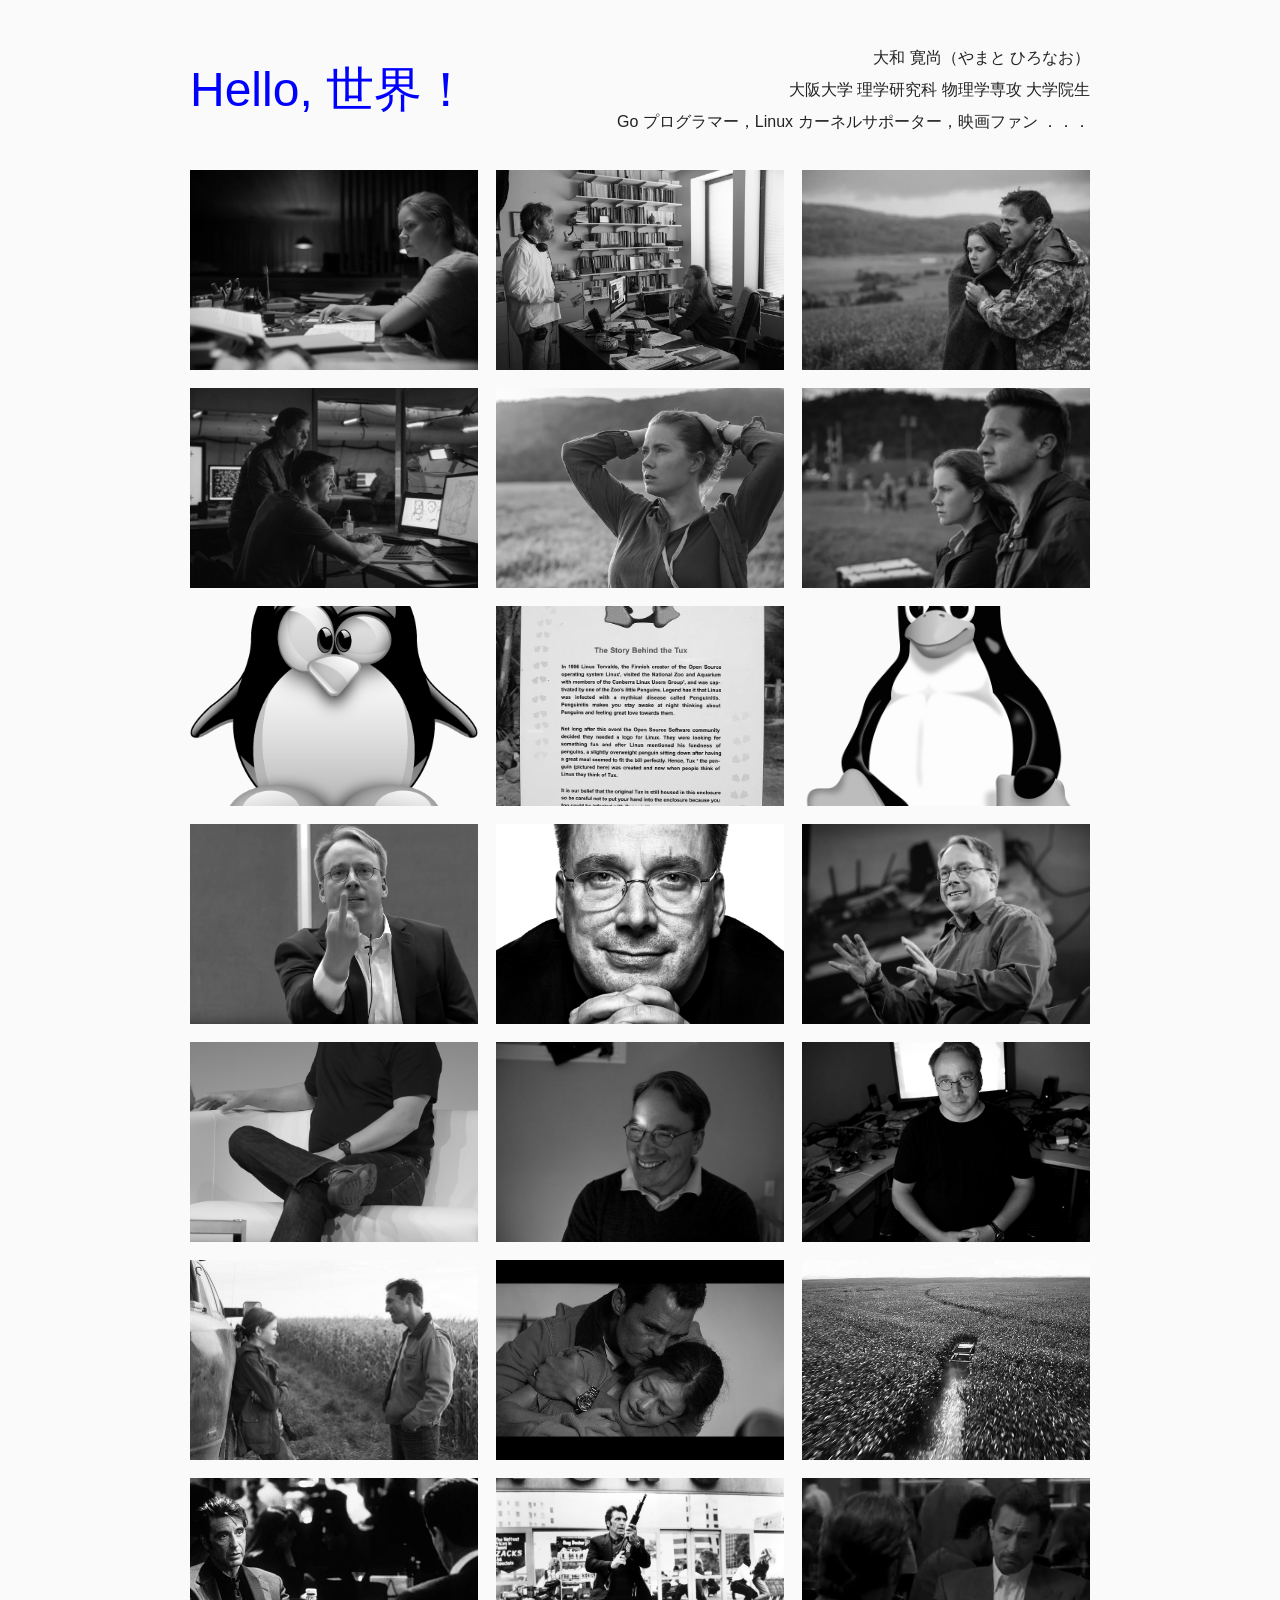
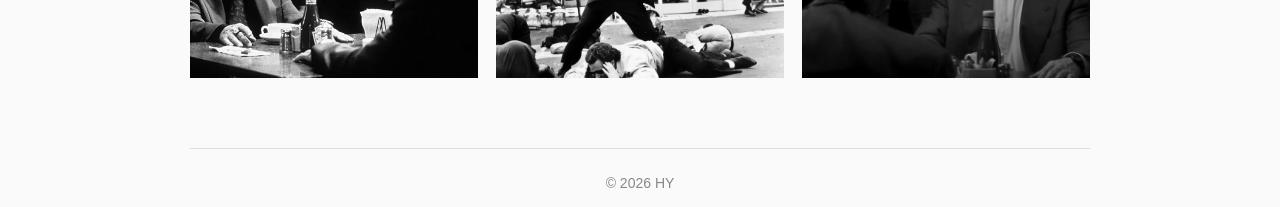
<file: index.html>
<!DOCTYPE html>
<html lang="en">
<head>
  <meta charset="UTF-8">
  <meta name="viewport" content="width=device-width, initial-scale=1.0">
  <link rel="stylesheet" href="style.css">
  <title>HY</title>
</head>

<body>

  <header>
    <h1 class="blue">Hello, 世界！</h1>
    <div class="personal-info">
      <p>
	大和 寛尚（やまと ひろなお）<br>
	大阪大学 理学研究科 物理学専攻 大学院生<br>
	Go プログラマー，Linux カーネルサポーター，映画ファン ．．．
      </p>
    </div>
  </header>

  <main>
    <div class="gallery">
      <a href="https://youtu.be/M-U9pguyG4c?si=0w0F82RHLE7lFeA7">
	<div class="image">
	  <img src="images/arrival0.jpg">
	  <span class="tooltip">映画「メッセージ」主演の Amy Adams とかっこいいデスク</span>
	</div>
      </a>
      <a href="">
	<div class="image">
	  <img src="images/arrival1.jpg">
	  <span class="tooltip">映画「メッセージ」主演の Amy Adams と監督 Denis Villeneuve</span>	
	</div>
      </a>
      <a href="https://youtu.be/h10sJv3IacQ?si=M8wpBTRVjUyyJAyx">
	<div class="image">
	  <img src="images/arrival2.jpg">
	  <span class="tooltip">映画「メッセージ」主演の Amy Adams と助演の Jeremy Renner（一番好きな俳優）</span>
	</div>
      </a>
      <a href="">
	<div class="image">
	  <img src="images/arrival3.jpg">
	  <span class="tooltip">映画「メッセージ」主演の Amy Adams と助演の Jeremy Renner（一番好きな俳優），コンピュータの前で</span>
	</div>
      </a>
      <a href="">
        <div class="image">
          <img src="images/arrival0.webp">
          <span class="tooltip">映画「メッセージ」主演の Amy Adams，大自然の中</span>
        </div>
      </a>
      <a href="https://youtu.be/h10sJv3IacQ?si=M8wpBTRVjUyyJAyx">
        <div class="image">
          <img src="images/arrival1.webp">
          <span class="tooltip">映画「メッセージ」主演の Amy Adams と助演の Jeremy Renner（一番好きな俳優）</span>
        </div>
      </a>
      <a href="">
        <div class="image">
          <img src="images/tux0.png" alt="">	
          <span class="tooltip">Linux カーネルのマスコット Tux（わたしが一番気に入っているバージョン）</span>
        </div>
      </a>
      <a href="">
        <div class="image">
          <img src="images/tux0.webp" alt="">	
          <span class="tooltip">The Story Behind the Tux</span>
        </div>
      </a>
      <a href="">
        <div class="image">
          <img src="images/tux1.webp" alt="">	
          <span class="tooltip">The most standard Tux</span>
        </div>
      </a>
      <a href="https://youtu.be/_36yNWw_07g?si=3NR6AuxVb-sabpn5">
        <div class="image">      
          <img src="images/linus0.jpg">
          <span class="tooltip">NVIDIA, FUCK YOU!</span>
        </div>
      </a>
      <a href="https://www.facesofopensource.com/">
        <div class="image">
          <img src="images/linus1.jpg">
          <span class="tooltip">Faces of Open Source</span>
        </div>
      </a>
      <a href="https://www.ted.com/talks/linus_torvalds_the_mind_behind_linux">
        <div class="image">
          <img src="images/linus2.jpg">
          <span class="tooltip">ぼくはヴィジョナリーじゃない</span>
        </div>
      </a>
      <a href="">
        <div class="image">
          <img src="images/linus3.jpg">
          <span class="tooltip">ほんとうに世界を変えてきたのは Steve Jobs でも Elon Musk でもない。Linus Torvalds だ！</span>
        </div>
      </a>
      <a href="https://www.businessinsider.com/linus-torvalds-says-twitter-facebook-instagram-a-disease-2019-4">
        <div class="image">
          <img src="images/linus0.webp">
          <span class="tooltip">Linus: "Social media is a disease."</span>
        </div>
      </a>
      <a href="https://www.oreilly.co.jp/BOOK/osp/OpenSource_Web_Version/chapter08/chapter08.html">
        <div class="image">
          <img src="images/linus4.jpg">
          <span class="tooltip">Linux の強み</span>
        </div>
      </a>
      <a href="https://youtu.be/bmz9lMP6aQU?si=FEjUDsfYIwb-RdZA">
        <div class="image">
          <img src="images/interstellar0.jpg">
          <span class="tooltip">映画「インターステラー」の Murph と Cooper</span>
        </div>
      </a>
      <a href="https://youtu.be/yMpdgnUYVNo?si=-expmGr9IIbYc-QI">
        <div class="image">
          <img src="images/interstellar1.jpg">
          <span class="tooltip">映画「インターステラー」の Murph とCooper。「絶対に帰ってくる」</span>
        </div>
      </a>
      <a href="https://youtu.be/bmz9lMP6aQU?si=FEjUDsfYIwb-RdZA">
        <div class="image">
          <img src="images/interstellar0.webp">
          <span class="tooltip">映画「インターステラー」のとうもろこし畑のシーン</span>
        </div>
      </a>
      <a href="https://youtu.be/zDtr8-cMSWg?si=rS317bjxwZvD0s-k">
        <div class="image">
          <img src="images/heat0.webp">
          <span class="tooltip">My life is a disaster zone.</span>
        </div>
      </a>
      <a href="https://youtu.be/ZL9fnVtz_lc?si=kpnrTOviUiOnO8nG">
        <div class="image">
          <img src="images/heat1.webp">
          <span class="tooltip">映画「ヒート」の Al Pacino，もっともかっこいい俳優の一人</span>
        </div>
      </a>
      <a href="https://youtu.be/zDtr8-cMSWg?si=rS317bjxwZvD0s-k">
        <div class="image">
          <img src="images/heat0.jpg">
          <span class="tooltip">There's a flip side to that coin.</span>
        </div>
      </a>
    </div>
  </main>

  <footer>
    &copy; 2026 HY
  </footer>

</body>
</html>
</file>
<file: style.css>
/* style.css */

body {
    max-width: 900px;
    margin: 10px auto;
    padding: 0 10px;

    font-family: Arial, sans-serif;
    line-height: 2;
    color: #222;
    background: #fafafa;
}

header {
    display: flex;
    align-items: center;
    gap: 60px;
    /* margin-top: 0px; */
    /* margin-bottom: 0px; */
}

header h1 {
    flex-shrink: 0;
    font-weight: normal;
    font-size: 3rem;
}

.personal-info {
    flex: 1;
}

section {
    margin-bottom: 50px;
}

p {
    text-align: right;
}

.gallery {
    display: grid;
    grid-template-columns: repeat(3, 1fr);
    gap: 18px;
}

.image {
    position: relative;
    overflow: hidden;
}

.gallery img {
    width: 100%;
    height: 200px;
    object-fit: cover;

    display: block;
    transition: transform 0.3s ease,
                filter 0.3s ease;
    filter: grayscale(100%);    
}

.image:hover img {
    transform: scale(1.05);
    filter: grayscale(0%);
}

.tooltip {
    position: absolute;
    left: 15px;
    right: 15px;
    bottom: 15px;

    color: white;
    font-size: 14px;
    line-height: 1.5;

    opacity: 0;
    transform: translateY(10px);
    transition: 0.3s ease;
}

.image:hover .tooltip {
    opacity: 1;
    transform: translateY(0);
}

footer {
    margin-top: 70px;
    padding-top: 20px;
    border-top: 1px solid #ddd;

    text-align: center;
    color: #888;
    font-size: 14px;
}

.red {
    color: red;
}

.blue {
    color: blue;
}
</file>
